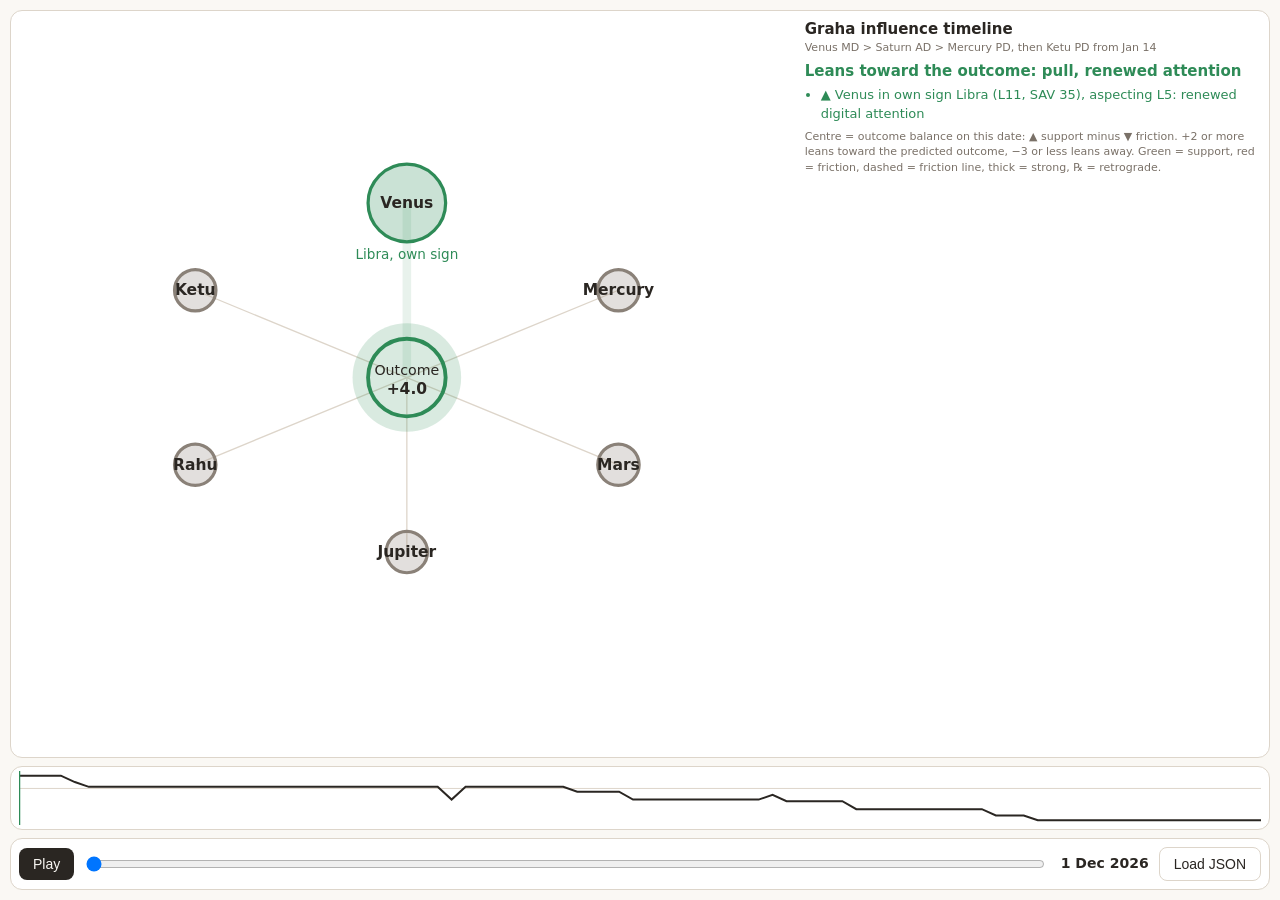
<file: public/assets/aistudio/graha-reference-for-gemini_30c559bc.html>
<!DOCTYPE html>
<html lang="en"><head><meta charset="utf-8">
<meta name="viewport" content="width=device-width, initial-scale=1, viewport-fit=cover">
<title>Graha Influence Timeline</title>
<link rel="icon" href="data:,">
<style>
:root{--bg:#faf8f4;--fg:#2a2622;--mut:#7a7168;--card:#fff;--ln:#ddd5ca;--pos:#2e8b57;--neg:#c0392b;--neu:#8a8178;box-sizing:border-box;padding-top:env(safe-area-inset-top,0px);padding-bottom:env(safe-area-inset-bottom,0px)}
@media (prefers-color-scheme:dark){:root:not([data-theme="light"]){--bg:#16140f;--fg:#ece6dc;--mut:#a39a8e;--card:#201d17;--ln:#3a352c;--pos:#5fcf8f;--neg:#ff7b6b;--neu:#9a9186}}
:root[data-theme="dark"]{--bg:#16140f;--fg:#ece6dc;--mut:#a39a8e;--card:#201d17;--ln:#3a352c;--pos:#5fcf8f;--neg:#ff7b6b;--neu:#9a9186}
html{height:100%;scroll-padding-top:env(safe-area-inset-top,0px)}
body{margin:0;height:100%;display:flex;flex-direction:column;gap:8px;padding:10px;box-sizing:border-box;overflow:hidden;background:var(--bg);color:var(--fg);font:14px/1.4 system-ui,-apple-system,"Segoe UI",sans-serif}
.layer{background:var(--card);border:1px solid var(--ln);border-radius:12px;padding:8px}
#L1{flex:1 1 0;min-height:0;display:flex;gap:10px}
#map{flex:1.7 1 0;min-width:0;min-height:0;width:100%;height:100%}
#rp{flex:1 1 0;min-width:0;overflow:auto}
text{fill:var(--fg);font-family:inherit}
h1{font-size:15px;margin:0}.sub{color:var(--mut);font-size:11px;margin:0 0 6px}
#st{font-weight:600;font-size:15px;margin:2px 0 4px}.up{color:var(--pos)}.dn{color:var(--neg)}
#ev{margin:0;padding-left:16px;font-size:13px}#ev li{margin:3px 0}#ev small{color:var(--mut);display:block}#ev .fl{color:var(--mut);font-style:italic;list-style:none;margin-left:-16px}
.note{color:var(--mut);font-size:11px;margin-top:6px}
#L2{height:54px;padding:4px 8px}#sp{width:100%;height:100%;display:block}
#L3{display:flex;gap:10px;align-items:center}
input[type=range]{flex:1;min-width:0}
button{background:var(--fg);color:var(--bg);border:0;border-radius:8px;padding:8px 14px;font-size:14px}
button.g{background:transparent;color:var(--fg);border:1px solid var(--ln)}
#dt{min-width:92px;text-align:right;font-weight:600}
#ov{position:fixed;inset:0;background:rgba(0,0,0,.55);display:none;align-items:center;justify-content:center;z-index:20}
#ov.on{display:flex}#bx{background:var(--card);border:1px solid var(--ln);border-radius:12px;padding:12px;width:min(680px,92vw)}
textarea{width:100%;height:46vh;box-sizing:border-box;font:12px monospace;background:var(--bg);color:var(--fg);border:1px solid var(--ln);border-radius:8px}
#er{color:var(--neg);font-size:12px;min-height:16px}
@media (max-width:640px){#L1{flex-direction:column}#map{flex:1.2 1 0}#rp{flex:1 1 0}#ev{font-size:12px}#L3{gap:6px}button{padding:8px 10px}}
</style></head><body>
<div class="layer" id="L1"><svg id="map" viewBox="0 0 600 370" role="img" aria-label="Planet influence map"></svg>
<div id="rp"><h1 id="ti"></h1><p class="sub" id="su"></p><div id="st"></div><ul id="ev"></ul>
<div class="note">Centre = outcome balance on this date: ▲ support minus ▼ friction. +2 or more leans toward the predicted outcome, −3 or less leans away. Green = support, red = friction, dashed = friction line, thick = strong, ℞ = retrograde.</div></div></div>
<div class="layer" id="L2"><svg id="sp" viewBox="0 0 600 46" preserveAspectRatio="none" role="img" aria-label="Outcome balance over time"></svg></div>
<div class="layer" id="L3"><button id="pl">Play</button><input id="sl" type="range" min="0" max="89" step="0.01" value="0" aria-label="Date"><span id="dt"></span><button class="g" id="ld">Load JSON</button></div>
<div id="ov"><div id="bx"><b>Paste the JSON from the extraction step</b><textarea id="ta" spellcheck="false"></textarea><div id="er"></div><div style="display:flex;gap:8px;justify-content:flex-end"><button class="g" id="cx">Cancel</button><button id="ap">Apply</button></div></div></div>
<script>
const SAMPLE={title:"Graha influence timeline",outcome_label:"Outcome",window:{start:"2026-12-01",end:"2027-02-28"},
dasha_line:"Venus MD > Saturn AD > Mercury PD, then Ketu PD from Jan 14",
planets:[{name:"Venus"},{name:"Mercury"},{name:"Mars"},{name:"Jupiter"},{name:"Rahu"},{name:"Ketu"}],
retrograde:[{planet:"Mars",from:"2027-01-10"},{planet:"Jupiter",from:"2027-01-25"},{planet:"Mercury",from:"2027-02-09"}],
links:[{from:"Rahu",to:"Mercury",from_date:"2026-12-05"}],
factors:[
{planet:"Venus",polarity:"support",strength:4,start:"2026-12-01",end:"2026-12-31",tag:"Libra, own sign",reasoning:"Venus in own sign Libra (L11, SAV 35), aspecting L5: renewed digital attention"},
{planet:"Rahu",polarity:"friction",strength:1,start:"2026-12-05",end:"2027-02-28",tag:"on natal Mercury",reasoning:"Rahu moves onto natal Mercury (7th lord) in L2 Capricorn"},
{planet:"Ketu",polarity:"friction",strength:1,start:"2026-12-05",end:"2027-02-28",tag:"on natal Saturn",reasoning:"Ketu moves onto natal Saturn in L8 Cancer"},
{planet:"Mercury",polarity:"friction",strength:1.5,start:"2026-12-06",end:"2027-01-23",tag:"combust",reasoning:"Mercury combust (Dec 6 to Jan 23)"},
{planet:"Venus",polarity:"support",strength:4,start:"2027-01-02",end:"2027-01-29",tag:"over natal Moon",reasoning:"Venus over natal Moon in L12 Scorpio (SAV 30): emotional pull"},
{planet:"Mars",polarity:"friction",strength:1.5,start:"2027-01-10",end:"2027-02-28",tag:"℞ L9",reasoning:"Mars (5th lord) retrograde in L9 Leo from Jan 10"},
{planet:"Ketu",polarity:"friction",strength:2.5,start:"2027-01-14",end:"2027-02-28",tag:"Ketu PD, L5",reasoning:"Ketu PD from Jan 14 activates natal Ketu in L5 (SAV 24)"},
{planet:"Jupiter",polarity:"friction",strength:2,start:"2027-01-25",end:"2027-02-28",tag:"℞ L8 Cancer",reasoning:"Jupiter retrograde back into L8 Cancer (SAV 22) on Jan 25"},
{planet:"Venus",polarity:"support",strength:1.5,start:"2027-01-30",end:"2027-02-24",tag:"L1 Sagittarius",reasoning:"Venus in L1 Sagittarius (Jan 30 to Feb 24)"},
{planet:"Mercury",polarity:"friction",strength:2,start:"2027-02-09",end:"2027-02-28",tag:"℞ L3",reasoning:"Mercury retrograde in L3 Aquarius from Feb 9 (messaging)"},
{planet:"Mercury",polarity:"friction",strength:1.5,start:"2027-02-12",end:"2027-02-24",tag:"combust",reasoning:"Mercury combust again (Feb 12 to 24)"}]};
const $=i=>document.getElementById(i),TH={p:2,f:-3};
const pd=s=>{const[a,b,c]=s.split("-").map(Number);return new Date(a,b-1,c)};
const OK=s=>/^\d{4}-\d{2}-\d{2}$/.test(s)&&!isNaN(pd(s));
let E,P,RT,LK,N,V,START,FL,TITLE,key="",d=0,play=false,last=0;
const di=s=>Math.round((pd(s)-START)/864e5);
function validate(D){
 if(!D||!D.window||!OK(D.window.start)||!OK(D.window.end))throw new Error("window.start and window.end must be YYYY-MM-DD");
 if(!Array.isArray(D.factors)||!D.factors.length)throw new Error("factors list is empty");
 D.factors.forEach((f,i)=>{const k="factor "+(i+1)+": ";if(!f.planet)throw new Error(k+"planet missing");
  if(!["support","friction"].includes(f.polarity))throw new Error(k+"polarity must be support or friction");
  if(!(Number(f.strength)>=1&&Number(f.strength)<=5))throw new Error(k+"strength must be 1 to 5");
  if(!OK(f.start)||!OK(f.end))throw new Error(k+"start and end must be YYYY-MM-DD");
  if(pd(f.end)<pd(f.start))throw new Error(k+"end is before start")});
}
function load(D){
 START=pd(D.window.start);N=Math.max(1,di(D.window.end));FL=[];
 E=D.factors.map(f=>{const a=di(f.start),b=di(f.end);if(a<0||b>N)FL.push(f.planet+" "+(f.tag||f.start)+": dates fall outside the window, clipped");
  return[f.planet,(f.polarity==="support"?1:-1)*Number(f.strength),Math.max(0,a),Math.min(N,b),f.reasoning||"",f.tag||"",f.why_strength||"",f.strength]});
 const names=(D.planets||[]).map(p=>p.name);E.forEach(e=>{if(!names.includes(e[0]))names.push(e[0])});P=names;
 RT={};(D.retrograde||[]).forEach(r=>RT[r.planet]=[di(r.from),r.to?di(r.to):N+1]);
 LK=(D.links||[]).map(l=>[l.from,l.to,di(l.from_date)]);FL=FL.concat(D.review_flags||[]);
 TITLE=D.outcome_label||"Outcome";$("ti").textContent=D.title||"Graha influence timeline";$("su").textContent=D.dasha_line||"";
 V=[];for(let i=0;i<=N;i++)V.push(net(i));$("sl").max=N;d=0;$("sl").value=0;key="";play=false;$("pl").textContent="Play";
}
const act=x=>E.filter(e=>x>=e[2]&&x<=e[3]),net=x=>act(x).reduce((a,e)=>a+e[1],0);
const rt=(p,x)=>RT[p]&&x>=RT[p][0]&&x<=RT[p][1];
const lv=n=>n>=TH.p?2:n<=TH.f?0:1,LB=["Leans away from the outcome: friction, withdrawal or ambiguity","Mixed signals, ambiguity","Leans toward the outcome: pull, renewed attention"],CL=["dn","","up"];
const css=n=>getComputedStyle(document.documentElement).getPropertyValue(n);
function draw(t){
 const pos=css("--pos"),neg=css("--neg"),neu=css("--neu"),ln=css("--ln"),fg=css("--fg");
 const a=act(d),n=net(d),pulse=.55+.45*Math.sin(t/260),CX=300,CY=180,R=135;let s="";const pp={};
 P.forEach((p,i)=>{let ang=-Math.PI/2+i*2*Math.PI/P.length;if(rt(p,d))ang-=.0035*(d-RT[p][0]);pp[p]=[CX+R*1.4*Math.cos(ang),CY+R*Math.sin(ang)]});
 P.forEach(p=>{const ev=a.filter(e=>e[0]===p),w=ev.reduce((x,e)=>x+e[1],0),c=w>0?pos:w<0?neg:neu,[x,y]=pp[p];
  s+=ev.length?`<line x1="${x}" y1="${y}" x2="${CX}" y2="${CY}" stroke="${c}" stroke-width="${1+Math.min(6,Math.abs(w))*1.4}" opacity="${pulse}" stroke-dasharray="${w<0?"6 5":"none"}"/>`:`<line x1="${x}" y1="${y}" x2="${CX}" y2="${CY}" stroke="${ln}"/>`});
 LK.forEach(l=>{if(d>=l[2]&&pp[l[0]]&&pp[l[1]])s+=`<line x1="${pp[l[0]][0]}" y1="${pp[l[0]][1]}" x2="${pp[l[1]][0]}" y2="${pp[l[1]][1]}" stroke="${neg}" stroke-width="2" opacity="${pulse}"/>`});
 const L=lv(n),sc=[neg,neu,pos][L];
 s+=`<circle cx="${CX}" cy="${CY}" r="${34+Math.min(12,Math.abs(n))*2}" fill="${sc}" opacity=".18"/><circle cx="${CX}" cy="${CY}" r="30" fill="none" stroke="${sc}" stroke-width="3"/><text x="${CX}" y="${CY-2}" text-anchor="middle" font-size="11">${TITLE.slice(0,10)}</text><text x="${CX}" y="${CY+13}" text-anchor="middle" font-size="12" font-weight="600">${n>0?"+":""}${n.toFixed(1)}</text>`;
 P.forEach(p=>{const ev=a.filter(e=>e[0]===p),w=ev.reduce((x,e)=>x+e[1],0),c=w>0?pos:w<0?neg:neu,[x,y]=pp[p],r=16+Math.min(6,Math.abs(w))*3.5;
  const tag=[...new Set(ev.map(e=>e[5]).filter(Boolean))].join(" · ");
  s+=`<circle cx="${x}" cy="${y}" r="${r}" fill="${c}" opacity=".25"/><circle cx="${x}" cy="${y}" r="${r}" fill="none" stroke="${c}" stroke-width="2.5"/><text x="${x}" y="${y+4}" text-anchor="middle" font-size="12" font-weight="600">${p}${rt(p,d)?" ℞":""}</text>`+(tag?`<text x="${x}" y="${y+r+13}" text-anchor="middle" font-size="10.5" style="fill:${c}">${tag}</text>`:"")});
 $("map").innerHTML=s;
 $("dt").textContent=new Date(START.getFullYear(),START.getMonth(),START.getDate()+Math.floor(d)).toLocaleDateString("en-GB",{day:"numeric",month:"short",year:"numeric"});
 $("st").textContent=LB[L];$("st").className=CL[L];
 const k=a.map(e=>E.indexOf(e)).join();
 if(k!==key){key=k;$("ev").innerHTML=FL.map(f=>`<li class="fl">⚑ ${f}</li>`).join("")+a.map(e=>`<li class="${e[1]>0?"up":"dn"}">${e[1]>0?"▲":"▼"} ${e[4]}${e[6]?`<small>strength ${e[7]}: ${e[6]}</small>`:""}</li>`).join("")}
 const mn=Math.min(...V,-1),mx=Math.max(...V,1),Y=q=>4+(mx-q)/(mx-mn)*38;
 $("sp").innerHTML=`<line x1="0" x2="600" y1="${Y(0)}" y2="${Y(0)}" stroke="${ln}" vector-effect="non-scaling-stroke"/><polyline fill="none" stroke="${fg}" stroke-width="2" vector-effect="non-scaling-stroke" points="${V.map((q,i)=>`${i/N*600},${Y(q)}`).join(" ")}"/><line x1="${d/N*600}" x2="${d/N*600}" y1="0" y2="46" stroke="${sc}" stroke-width="2.5" vector-effect="non-scaling-stroke"/>`;
}
function loop(t){if(play){d+=(t-last)/1000*4;if(d>=N){d=N;play=false;$("pl").textContent="Replay"}$("sl").value=d}last=t;draw(t);requestAnimationFrame(loop)}
$("sl").oninput=()=>{d=+$("sl").value};
$("pl").onclick=()=>{if(d>=N)d=0;play=!play;$("pl").textContent=play?"Pause":"Play"};
$("ld").onclick=()=>{$("er").textContent="";$("ov").classList.add("on")};
$("cx").onclick=()=>$("ov").classList.remove("on");
$("ap").onclick=()=>{try{const D=JSON.parse($("ta").value.replace(/```json|```/g,"").trim());validate(D);load(D);$("ta").value="";$("ov").classList.remove("on")}catch(e){$("er").textContent="Could not read JSON: "+e.message}};
load(SAMPLE);requestAnimationFrame(loop);
</script></body></html>
</file>
